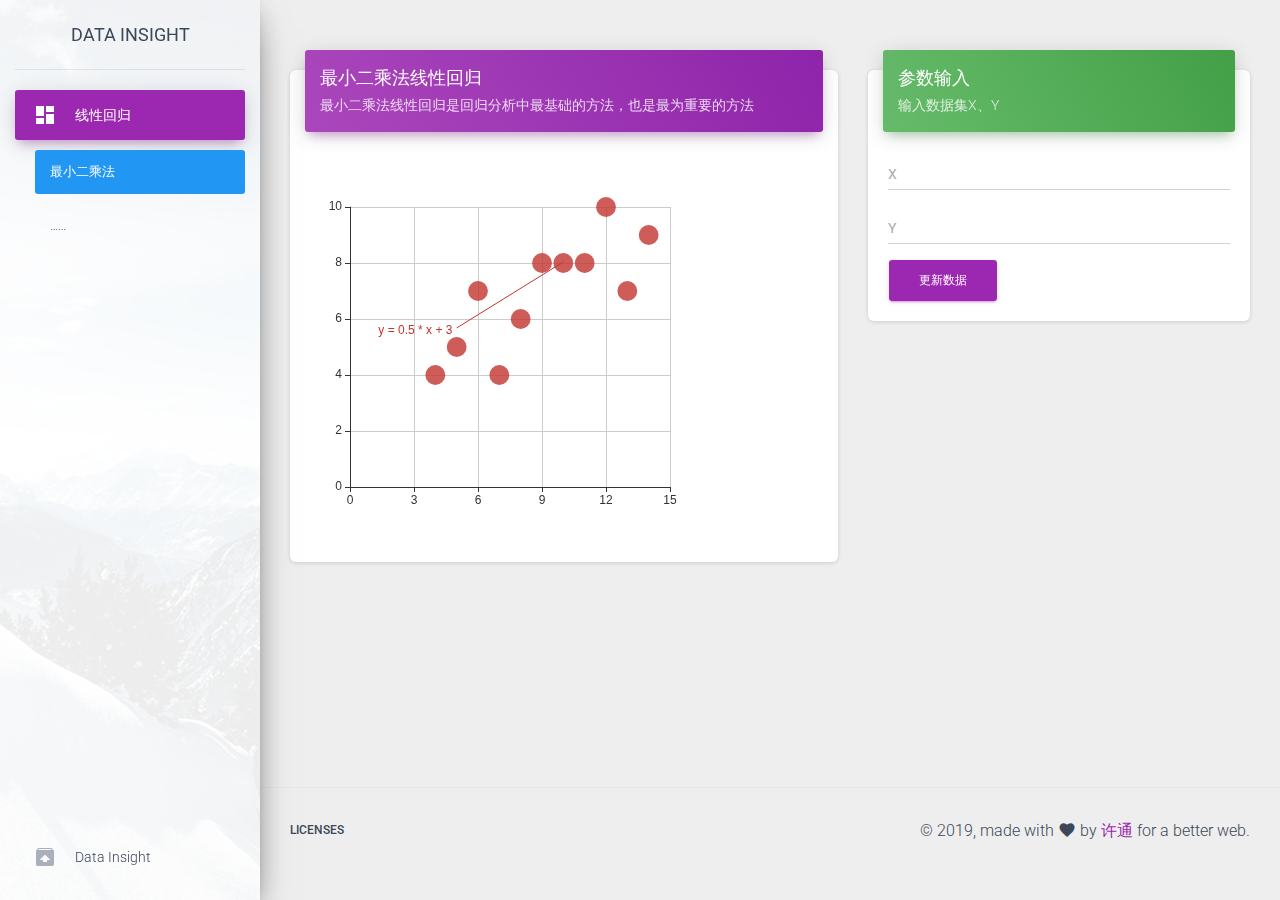
<file: index.htm>
<!DOCTYPE html>
<html lang="en">

<head>
  <meta charset="utf-8" />
  <link rel="apple-touch-icon" sizes="76x76" href="./assets/img/apple-icon.png">
  <link rel="icon" type="image/png" href="./assets/img/favicon.png">
  <meta http-equiv="X-UA-Compatible" content="IE=edge,chrome=1" />
  <title>
    Data Insight by 许通
  </title>
  <meta content='width=device-width, initial-scale=1.0, maximum-scale=1.0, user-scalable=0, shrink-to-fit=no' name='viewport' />
  <!--     Fonts and icons     -->
  <link rel="stylesheet" type="text/css" href="https://fonts.googleapis.com/css?family=Roboto:300,400,500,700|Roboto+Slab:400,700|Material+Icons" />
  <!-- CSS Files -->
  <link href="./assets/css/material-dashboard.css?v=2.1.1" rel="stylesheet" />
  <!-- CSS Just for demo purpose, don't include it in your project -->
  <link href="./assets/demo/demo.css" rel="stylesheet" />
</head>

<body class="">
  <div class="wrapper ">
    <div class="sidebar" data-color="purple" data-background-color="white" data-image="./assets/img/sidebar-1.jpg">
      <!--
        Tip 1: You can change the color of the sidebar using: data-color="purple | azure | green | orange | danger"

        Tip 2: you can also add an image using data-image tag
    -->
      <div class="logo">
        <a href="#" class="simple-text logo-normal">
          Data Insight
        </a>
      </div>
      <div class="sidebar-wrapper">
        <ul class="nav">
          <li class="nav-item active  ">
            <a class="nav-link" href="#">
              <i class="material-icons">dashboard</i>
              <p>线性回归</p>
            </a>
            <ul class="nav sub-nav flex-column nav-pills nav-pills-primary" >
              <li class="nav-item">
                  <a class="nav-link active" href="#home" data-toggle="tab">最小二乘法</a>
              </li>
      
              <li class="nav-item">
                  <a class="nav-link" href="#history" data-toggle="tab">……</a>
              </li>
            </ul>
          </li>
           
          <li class="nav-item active-pro ">
            <a class="nav-link" href="#">
              <i class="material-icons">unarchive</i>
              <p>Data Insight</p>
            </a>
          </li>
        </ul>
      </div>
    </div>
    <div class="main-panel">
      <!-- End Navbar -->
      <div class="content">
        <div class="container-fluid">
          <div class="row">
            <div class="col-md-7 mr-auto">
              <div class="card">
                <div class="card-header card-header-primary">
                  <h4 class="card-title">最小二乘法线性回归</h4>
                  <p class="card-category">
                    最小二乘法线性回归是回归分析中最基础的方法，也是最为重要的方法
                  </p>
                </div>
                <div class="card-body">
                  <div class="table-responsive table-upgrade">
                    <div id="main" style="width: 400px;height:400px;"></div>
                  </div>
                </div>
              </div>
            </div>
            <div class="col-md-5 mr-auto" >
              <div class="card" >
                <div class="card-header card-header-success">
                  <h4 class="card-title">参数输入</h4>
                  <p class="card-category">输入数据集X、Y
                  </p>
                </div>
                <div class="card-body">
                    <div class="row">
                      <div class="col-md-12">
                        <div class="form-group">
                          <label class="bmd-label-floating" id="x-label">X</label>
                          <input type="text" class="form-control" id="x-set">
                        </div>
                      </div>
                    </div>
                    <div class="row">
                      <div class="col-md-12">
                        <div class="form-group">
                          <label class="bmd-label-floating" id="y-label">Y</label>
                          <input type="text" class="form-control" id="y-set">
                        </div>
                      </div>
                    </div>
                    <button type="submit" class="btn btn-primary pull-right" id="update-data">更新数据</button>
                    <div class="clearfix"></div>
                </div>
              </div>
            </div>

          </div>
        </div>
      </div>
      <footer class="footer">
        <div class="container-fluid">
          <nav class="float-left">
            <ul>
              <li>
                <a href="https://www.creative-tim.com/license">
                  Licenses
                </a>
              </li>
            </ul>
          </nav>
          <div class="copyright float-right">
            &copy;
            2019, made with <i class="material-icons">favorite</i> by
            <a href="#" target="_blank">许通</a> for a better web.
          </div>
        </div>
      </footer>
    </div>
  </div>
  <!--   Core JS Files   -->
  <script src="./assets/js/core/jquery.min.js"></script>
  <script src="./assets/js/core/popper.min.js"></script>
  <script src="./assets/js/core/bootstrap-material-design.min.js"></script>
  <script src="./assets/js/plugins/perfect-scrollbar.jquery.min.js"></script>
  <!-- Plugin for the momentJs  -->
  <script src="./assets/js/plugins/moment.min.js"></script>
  <!--  Plugin for Sweet Alert -->
  <script src="./assets/js/plugins/sweetalert2.js"></script>
  <!-- Forms Validations Plugin -->
  <script src="./assets/js/plugins/jquery.validate.min.js"></script>
  <!-- Plugin for the Wizard, full documentation here: https://github.com/VinceG/twitter-bootstrap-wizard -->
  <script src="./assets/js/plugins/jquery.bootstrap-wizard.js"></script>
  <!--	Plugin for Select, full documentation here: http://silviomoreto.github.io/bootstrap-select -->
  <script src="./assets/js/plugins/bootstrap-selectpicker.js"></script>
  <!--  Plugin for the DateTimePicker, full documentation here: https://eonasdan.github.io/bootstrap-datetimepicker/ -->
  <script src="./assets/js/plugins/bootstrap-datetimepicker.min.js"></script>
  <!--  DataTables.net Plugin, full documentation here: https://datatables.net/  -->
  <script src="./assets/js/plugins/jquery.dataTables.min.js"></script>
  <!--	Plugin for Tags, full documentation here: https://github.com/bootstrap-tagsinput/bootstrap-tagsinputs  -->
  <script src="./assets/js/plugins/bootstrap-tagsinput.js"></script>
  <!-- Plugin for Fileupload, full documentation here: http://www.jasny.net/bootstrap/javascript/#fileinput -->
  <script src="./assets/js/plugins/jasny-bootstrap.min.js"></script>
  <!--  Full Calendar Plugin, full documentation here: https://github.com/fullcalendar/fullcalendar    -->
  <script src="./assets/js/plugins/fullcalendar.min.js"></script>
  <!-- Vector Map plugin, full documentation here: http://jvectormap.com/documentation/ -->
  <script src="./assets/js/plugins/jquery-jvectormap.js"></script>
  <!--  Plugin for the Sliders, full documentation here: http://refreshless.com/nouislider/ -->
  <script src="./assets/js/plugins/nouislider.min.js"></script>
  <!-- Include a polyfill for ES6 Promises (optional) for IE11, UC Browser and Android browser support SweetAlert -->
  <!-- Library for adding dinamically elements -->
  <script src="./assets/js/plugins/arrive.min.js"></script>
  <!-- Chartist JS -->
  <script src="./assets/js/plugins/chartist.min.js"></script>
  <!--  Notifications Plugin    -->
  <script src="./assets/js/plugins/bootstrap-notify.js"></script>
  <!-- Control Center for Material Dashboard: parallax effects, scripts for the example pages etc -->
  <script src="./assets/js/material-dashboard.js?v=2.1.1" type="text/javascript"></script>
  <!-- Material Dashboard DEMO methods, don't include it in your project! -->
  <script src="./assets/demo/demo.js"></script>

</body>

</html>
  <script>
    $(document).ready(function() {
      $().ready(function() {
        $sidebar = $('.sidebar');

        $sidebar_img_container = $sidebar.find('.sidebar-background');

        $full_page = $('.full-page');

        $sidebar_responsive = $('body > .navbar-collapse');

        window_width = $(window).width();

        fixed_plugin_open = $('.sidebar .sidebar-wrapper .nav li.active a p').html();

        if (window_width > 767 && fixed_plugin_open == 'Dashboard') {
          if ($('.fixed-plugin .dropdown').hasClass('show-dropdown')) {
            $('.fixed-plugin .dropdown').addClass('open');
          }

        }

        $('.fixed-plugin a').click(function(event) {
          // Alex if we click on switch, stop propagation of the event, so the dropdown will not be hide, otherwise we set the  section active
          if ($(this).hasClass('switch-trigger')) {
            if (event.stopPropagation) {
              event.stopPropagation();
            } else if (window.event) {
              window.event.cancelBubble = true;
            }
          }
        });

        $('.fixed-plugin .active-color span').click(function() {
          $full_page_background = $('.full-page-background');

          $(this).siblings().removeClass('active');
          $(this).addClass('active');

          var new_color = $(this).data('color');

          if ($sidebar.length != 0) {
            $sidebar.attr('data-color', new_color);
          }

          if ($full_page.length != 0) {
            $full_page.attr('filter-color', new_color);
          }

          if ($sidebar_responsive.length != 0) {
            $sidebar_responsive.attr('data-color', new_color);
          }
        });

        $('.fixed-plugin .background-color .badge').click(function() {
          $(this).siblings().removeClass('active');
          $(this).addClass('active');

          var new_color = $(this).data('background-color');

          if ($sidebar.length != 0) {
            $sidebar.attr('data-background-color', new_color);
          }
        });

        $('.fixed-plugin .img-holder').click(function() {
          $full_page_background = $('.full-page-background');

          $(this).parent('li').siblings().removeClass('active');
          $(this).parent('li').addClass('active');


          var new_image = $(this).find("img").attr('src');

          if ($sidebar_img_container.length != 0 && $('.switch-sidebar-image input:checked').length != 0) {
            $sidebar_img_container.fadeOut('fast', function() {
              $sidebar_img_container.css('background-image', 'url("' + new_image + '")');
              $sidebar_img_container.fadeIn('fast');
            });
          }

          if ($full_page_background.length != 0 && $('.switch-sidebar-image input:checked').length != 0) {
            var new_image_full_page = $('.fixed-plugin li.active .img-holder').find('img').data('src');

            $full_page_background.fadeOut('fast', function() {
              $full_page_background.css('background-image', 'url("' + new_image_full_page + '")');
              $full_page_background.fadeIn('fast');
            });
          }

          if ($('.switch-sidebar-image input:checked').length == 0) {
            var new_image = $('.fixed-plugin li.active .img-holder').find("img").attr('src');
            var new_image_full_page = $('.fixed-plugin li.active .img-holder').find('img').data('src');

            $sidebar_img_container.css('background-image', 'url("' + new_image + '")');
            $full_page_background.css('background-image', 'url("' + new_image_full_page + '")');
          }

          if ($sidebar_responsive.length != 0) {
            $sidebar_responsive.css('background-image', 'url("' + new_image + '")');
          }
        });

        $('.switch-sidebar-image input').change(function() {
          $full_page_background = $('.full-page-background');

          $input = $(this);

          if ($input.is(':checked')) {
            if ($sidebar_img_container.length != 0) {
              $sidebar_img_container.fadeIn('fast');
              $sidebar.attr('data-image', '#');
            }

            if ($full_page_background.length != 0) {
              $full_page_background.fadeIn('fast');
              $full_page.attr('data-image', '#');
            }

            background_image = true;
          } else {
            if ($sidebar_img_container.length != 0) {
              $sidebar.removeAttr('data-image');
              $sidebar_img_container.fadeOut('fast');
            }

            if ($full_page_background.length != 0) {
              $full_page.removeAttr('data-image', '#');
              $full_page_background.fadeOut('fast');
            }

            background_image = false;
          }
        });

        $('.switch-sidebar-mini input').change(function() {
          $body = $('body');

          $input = $(this);

          if (md.misc.sidebar_mini_active == true) {
            $('body').removeClass('sidebar-mini');
            md.misc.sidebar_mini_active = false;

            $('.sidebar .sidebar-wrapper, .main-panel').perfectScrollbar();

          } else {

            $('.sidebar .sidebar-wrapper, .main-panel').perfectScrollbar('destroy');

            setTimeout(function() {
              $('body').addClass('sidebar-mini');

              md.misc.sidebar_mini_active = true;
            }, 300);
          }

          // we simulate the window Resize so the charts will get updated in realtime.
          var simulateWindowResize = setInterval(function() {
            window.dispatchEvent(new Event('resize'));
          }, 180);

          // we stop the simulation of Window Resize after the animations are completed
          setTimeout(function() {
            clearInterval(simulateWindowResize);
          }, 1000);

        });
      });
    });
  </script>
<script src="assets/js/echarts.js"></script>
<script src="assets/js/sylvester.js"></script>
<script src='assets/js/regression/regression.js'>
</script>
<script type="text/javascript" src="./assets/js/regression/ols.js"></script>
</file>
<file: assets/demo/demo.css>
.tim-typo {
  padding-left: 25%;
  margin-bottom: 40px;
  position: relative;
  width: 100%;
}

.tim-typo .tim-note {
  bottom: 5px;
  color: #c0c1c2;
  display: block;
  font-weight: 400;
  font-size: 13px;
  line-height: 15px;
  left: 0;
  margin-left: 20px;
  position: absolute;
  width: 260px;
}

/* offline-doc */

.offline-doc .navbar.navbar-transparent {
  padding-top: 25px;
  border-bottom: none;
}

.offline-doc .navbar.navbar-transparent .navbar-minimize {
  display: none;
}

.offline-doc .navbar.navbar-transparent .navbar-brand,
.offline-doc .navbar.navbar-transparent .collapse .navbar-nav .nav-link {
  color: #FFFFFF !important;
}

.offline-doc .footer {
  z-index: 3 !important;
}

.offline-doc .page-header .container {
  z-index: 3;
}

.offline-doc .page-header:after {
  background-color: rgba(0, 0, 0, 0.5);
  content: "";
  display: block;
  height: 100%;
  left: 0;
  position: absolute;
  top: 0;
  width: 100%;
  z-index: 2;
}

#map {
  z-index: 2;
  height: calc(100vh - 70px);
  margin-top: 70px;
}
</file>
